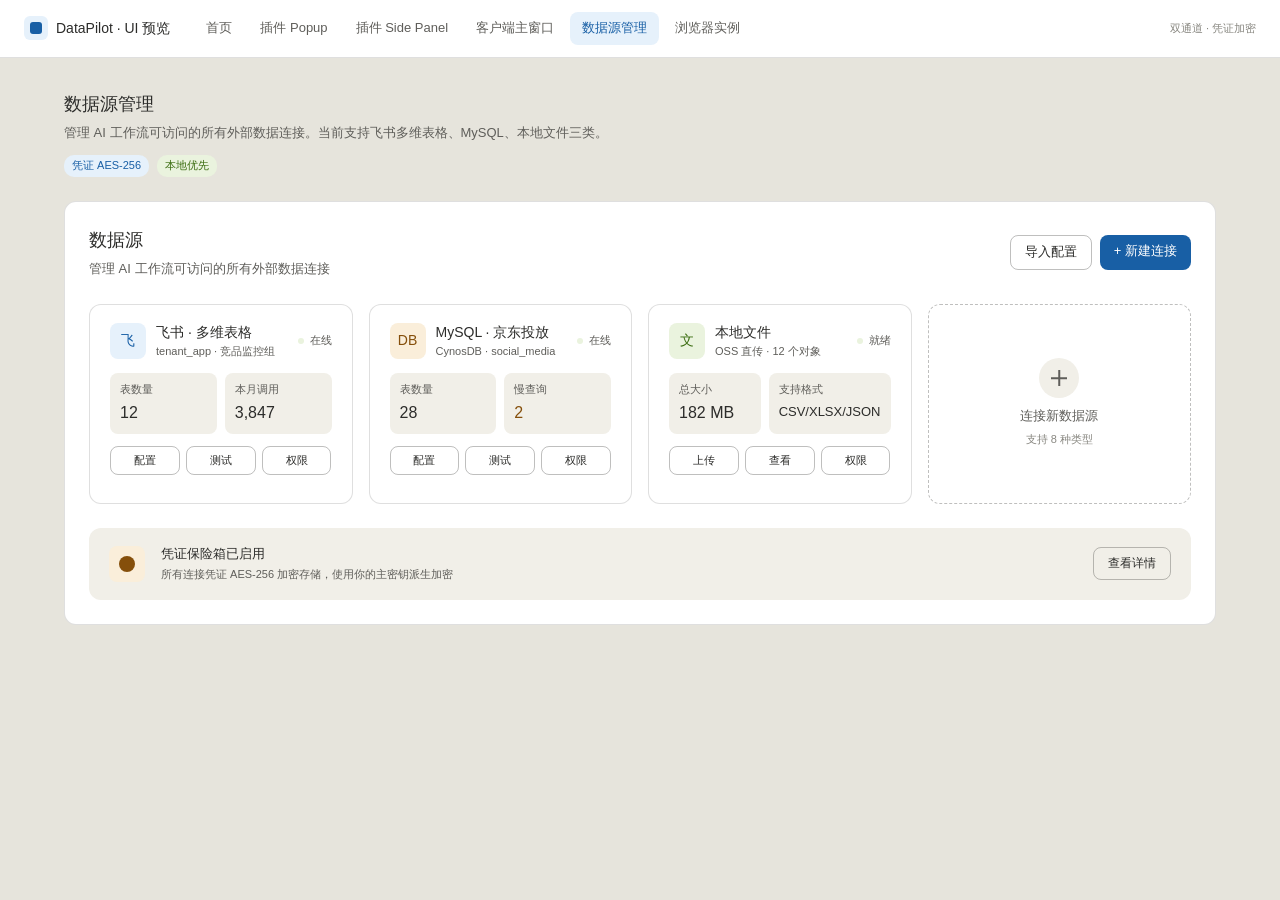
<file: ui-preview/04-data-sources.html>
<!DOCTYPE html>
<html lang="zh-CN">
<head>
<meta charset="UTF-8">
<title>数据源管理 · DataPilot</title>
<link rel="stylesheet" href="style.css">
</head>
<body>

<div class="topbar">
  <div class="brand">
    <div class="brand-logo"></div>
    <span>DataPilot · UI 预览</span>
  </div>
  <nav>
    <a href="index.html">首页</a>
    <a href="01-plugin-popup.html">插件 Popup</a>
    <a href="02-plugin-side-panel.html">插件 Side Panel</a>
    <a href="03-client-main.html">客户端主窗口</a>
    <a href="04-data-sources.html" class="active">数据源管理</a>
    <a href="05-instances.html">浏览器实例</a>
  </nav>
  <div class="meta">双通道 · 凭证加密</div>
</div>

<div class="page">
  <div class="page-header">
    <h1>数据源管理</h1>
    <p>管理 AI 工作流可访问的所有外部数据连接。当前支持飞书多维表格、MySQL、本地文件三类。</p>
    <div class="page-meta">
      <span class="tag">凭证 AES-256</span>
      <span class="tag success">本地优先</span>
    </div>
  </div>

  <div style="background: var(--color-background-primary); border-radius: var(--border-radius-lg); border: 0.5px solid var(--color-border-tertiary); padding: 24px;">

    <div style="display: flex; align-items: center; margin-bottom: 24px;">
      <div>
        <h2 style="margin: 0; font-size: 18px; font-weight: 500;">数据源</h2>
        <p style="margin: 4px 0 0; font-size: 13px; color: var(--color-text-secondary);">管理 AI 工作流可访问的所有外部数据连接</p>
      </div>
      <div style="flex: 1;"></div>
      <div style="display: flex; gap: 8px;">
        <span class="demo-clickable" style="padding: 6px 14px; border: 0.5px solid var(--color-border-secondary); border-radius: var(--border-radius-md); font-size: 13px;">导入配置</span>
        <span style="padding: 6px 14px; background: var(--color-text-info); color: white; border-radius: var(--border-radius-md); font-size: 13px;">+ 新建连接</span>
      </div>
    </div>

    <div style="display: grid; grid-template-columns: repeat(auto-fit, minmax(240px, 1fr)); gap: 16px; margin-bottom: 24px;">
      <div class="card">
        <div style="display: flex; align-items: center; margin-bottom: 12px;">
          <div style="width: 36px; height: 36px; border-radius: 8px; background: var(--color-background-info); display: flex; align-items: center; justify-content: center; font-size: 14px; font-weight: 500; color: var(--color-text-info);">飞</div>
          <div style="flex: 1; margin-left: 10px;">
            <div style="font-size: 14px; font-weight: 500;">飞书 · 多维表格</div>
            <div style="font-size: 11px; color: var(--color-text-secondary);">tenant_app · 竞品监控组</div>
          </div>
          <div style="display: flex; align-items: center; gap: 6px;">
            <div style="width: 6px; height: 6px; border-radius: 50%; background: var(--color-background-success);"></div>
            <span style="font-size: 11px; color: var(--color-text-secondary);">在线</span>
          </div>
        </div>
        <div style="display: grid; grid-template-columns: 1fr 1fr; gap: 8px; margin-bottom: 12px;">
          <div style="background: var(--color-background-secondary); padding: 8px 10px; border-radius: var(--border-radius-md);">
            <div style="font-size: 11px; color: var(--color-text-secondary);">表数量</div>
            <div style="font-size: 16px; font-weight: 500; margin-top: 2px;">12</div>
          </div>
          <div style="background: var(--color-background-secondary); padding: 8px 10px; border-radius: var(--border-radius-md);">
            <div style="font-size: 11px; color: var(--color-text-secondary);">本月调用</div>
            <div style="font-size: 16px; font-weight: 500; margin-top: 2px;">3,847</div>
          </div>
        </div>
        <div style="display: flex; gap: 6px;">
          <span class="demo-clickable" style="flex: 1; padding: 5px; text-align: center; border: 0.5px solid var(--color-border-secondary); border-radius: var(--border-radius-md); font-size: 11px;">配置</span>
          <span class="demo-clickable" style="flex: 1; padding: 5px; text-align: center; border: 0.5px solid var(--color-border-secondary); border-radius: var(--border-radius-md); font-size: 11px;">测试</span>
          <span class="demo-clickable" style="flex: 1; padding: 5px; text-align: center; border: 0.5px solid var(--color-border-secondary); border-radius: var(--border-radius-md); font-size: 11px;">权限</span>
        </div>
      </div>

      <div class="card">
        <div style="display: flex; align-items: center; margin-bottom: 12px;">
          <div style="width: 36px; height: 36px; border-radius: 8px; background: var(--color-background-warning); display: flex; align-items: center; justify-content: center; font-size: 14px; font-weight: 500; color: var(--color-text-warning);">DB</div>
          <div style="flex: 1; margin-left: 10px;">
            <div style="font-size: 14px; font-weight: 500;">MySQL · 京东投放</div>
            <div style="font-size: 11px; color: var(--color-text-secondary);">CynosDB · social_media</div>
          </div>
          <div style="display: flex; align-items: center; gap: 6px;">
            <div style="width: 6px; height: 6px; border-radius: 50%; background: var(--color-background-success);"></div>
            <span style="font-size: 11px; color: var(--color-text-secondary);">在线</span>
          </div>
        </div>
        <div style="display: grid; grid-template-columns: 1fr 1fr; gap: 8px; margin-bottom: 12px;">
          <div style="background: var(--color-background-secondary); padding: 8px 10px; border-radius: var(--border-radius-md);">
            <div style="font-size: 11px; color: var(--color-text-secondary);">表数量</div>
            <div style="font-size: 16px; font-weight: 500; margin-top: 2px;">28</div>
          </div>
          <div style="background: var(--color-background-secondary); padding: 8px 10px; border-radius: var(--border-radius-md);">
            <div style="font-size: 11px; color: var(--color-text-secondary);">慢查询</div>
            <div style="font-size: 16px; font-weight: 500; margin-top: 2px; color: var(--color-text-warning);">2</div>
          </div>
        </div>
        <div style="display: flex; gap: 6px;">
          <span class="demo-clickable" style="flex: 1; padding: 5px; text-align: center; border: 0.5px solid var(--color-border-secondary); border-radius: var(--border-radius-md); font-size: 11px;">配置</span>
          <span class="demo-clickable" style="flex: 1; padding: 5px; text-align: center; border: 0.5px solid var(--color-border-secondary); border-radius: var(--border-radius-md); font-size: 11px;">测试</span>
          <span class="demo-clickable" style="flex: 1; padding: 5px; text-align: center; border: 0.5px solid var(--color-border-secondary); border-radius: var(--border-radius-md); font-size: 11px;">权限</span>
        </div>
      </div>

      <div class="card">
        <div style="display: flex; align-items: center; margin-bottom: 12px;">
          <div style="width: 36px; height: 36px; border-radius: 8px; background: var(--color-background-success); display: flex; align-items: center; justify-content: center; font-size: 14px; font-weight: 500; color: var(--color-text-success);">文</div>
          <div style="flex: 1; margin-left: 10px;">
            <div style="font-size: 14px; font-weight: 500;">本地文件</div>
            <div style="font-size: 11px; color: var(--color-text-secondary);">OSS 直传 · 12 个对象</div>
          </div>
          <div style="display: flex; align-items: center; gap: 6px;">
            <div style="width: 6px; height: 6px; border-radius: 50%; background: var(--color-background-success);"></div>
            <span style="font-size: 11px; color: var(--color-text-secondary);">就绪</span>
          </div>
        </div>
        <div style="display: grid; grid-template-columns: 1fr 1fr; gap: 8px; margin-bottom: 12px;">
          <div style="background: var(--color-background-secondary); padding: 8px 10px; border-radius: var(--border-radius-md);">
            <div style="font-size: 11px; color: var(--color-text-secondary);">总大小</div>
            <div style="font-size: 16px; font-weight: 500; margin-top: 2px;">182 MB</div>
          </div>
          <div style="background: var(--color-background-secondary); padding: 8px 10px; border-radius: var(--border-radius-md);">
            <div style="font-size: 11px; color: var(--color-text-secondary);">支持格式</div>
            <div style="font-size: 13px; font-weight: 500; margin-top: 4px;">CSV/XLSX/JSON</div>
          </div>
        </div>
        <div style="display: flex; gap: 6px;">
          <span class="demo-clickable" style="flex: 1; padding: 5px; text-align: center; border: 0.5px solid var(--color-border-secondary); border-radius: var(--border-radius-md); font-size: 11px;">上传</span>
          <span class="demo-clickable" style="flex: 1; padding: 5px; text-align: center; border: 0.5px solid var(--color-border-secondary); border-radius: var(--border-radius-md); font-size: 11px;">查看</span>
          <span class="demo-clickable" style="flex: 1; padding: 5px; text-align: center; border: 0.5px solid var(--color-border-secondary); border-radius: var(--border-radius-md); font-size: 11px;">权限</span>
        </div>
      </div>

      <div class="demo-clickable" style="border: 0.5px dashed var(--color-border-secondary); border-radius: var(--border-radius-lg); padding: 16px; display: flex; flex-direction: column; align-items: center; justify-content: center; min-height: 200px;">
        <div style="width: 40px; height: 40px; border-radius: 50%; background: var(--color-background-secondary); display: flex; align-items: center; justify-content: center; margin-bottom: 8px;">
          <div style="width: 16px; height: 16px; position: relative;">
            <div style="position: absolute; left: 50%; top: 0; width: 1.5px; height: 16px; background: var(--color-text-secondary); transform: translateX(-50%);"></div>
            <div style="position: absolute; left: 0; top: 50%; width: 16px; height: 1.5px; background: var(--color-text-secondary); transform: translateY(-50%);"></div>
          </div>
        </div>
        <span style="font-size: 13px; color: var(--color-text-secondary);">连接新数据源</span>
        <span style="font-size: 11px; color: var(--color-text-tertiary); margin-top: 4px;">支持 8 种类型</span>
      </div>
    </div>

    <div style="background: var(--color-background-secondary); border-radius: var(--border-radius-lg); padding: 16px 20px; display: flex; align-items: center; gap: 16px;">
      <div style="width: 36px; height: 36px; border-radius: 8px; background: var(--color-background-warning); display: flex; align-items: center; justify-content: center;">
        <div style="width: 16px; height: 16px; border-radius: 50%; background: var(--color-text-warning);"></div>
      </div>
      <div style="flex: 1;">
        <div style="font-size: 13px; font-weight: 500;">凭证保险箱已启用</div>
        <div style="font-size: 11px; color: var(--color-text-secondary); margin-top: 2px;">所有连接凭证 AES-256 加密存储，使用你的主密钥派生加密</div>
      </div>
      <span class="demo-clickable" style="padding: 6px 14px; border: 0.5px solid var(--color-border-secondary); border-radius: var(--border-radius-md); font-size: 12px;">查看详情</span>
    </div>
  </div>
</div>

</body>
</html>
</file>
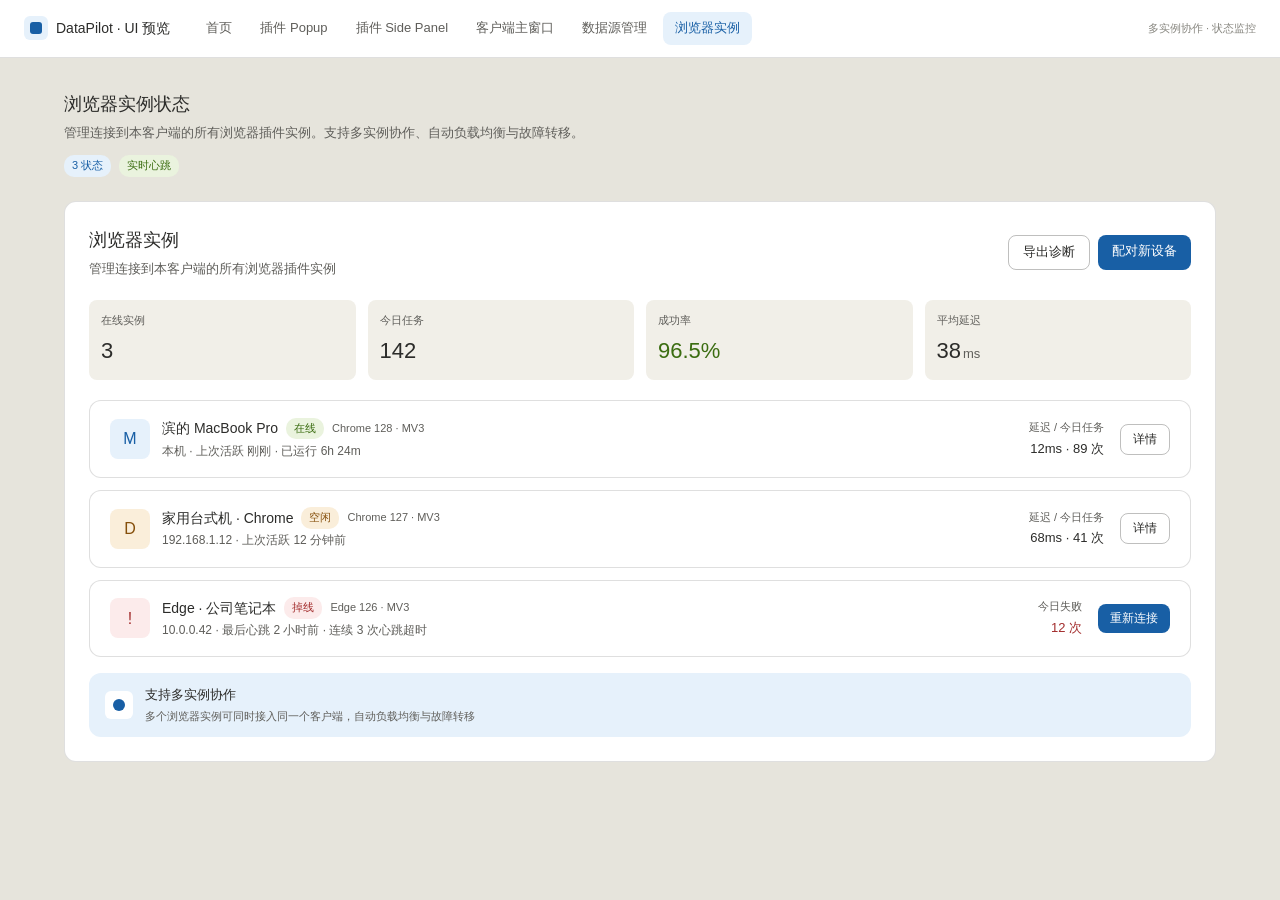
<file: ui-preview/05-instances.html>
<!DOCTYPE html>
<html lang="zh-CN">
<head>
<meta charset="UTF-8">
<title>浏览器实例 · DataPilot</title>
<link rel="stylesheet" href="style.css">
</head>
<body>

<div class="topbar">
  <div class="brand">
    <div class="brand-logo"></div>
    <span>DataPilot · UI 预览</span>
  </div>
  <nav>
    <a href="index.html">首页</a>
    <a href="01-plugin-popup.html">插件 Popup</a>
    <a href="02-plugin-side-panel.html">插件 Side Panel</a>
    <a href="03-client-main.html">客户端主窗口</a>
    <a href="04-data-sources.html">数据源管理</a>
    <a href="05-instances.html" class="active">浏览器实例</a>
  </nav>
  <div class="meta">多实例协作 · 状态监控</div>
</div>

<div class="page">
  <div class="page-header">
    <h1>浏览器实例状态</h1>
    <p>管理连接到本客户端的所有浏览器插件实例。支持多实例协作、自动负载均衡与故障转移。</p>
    <div class="page-meta">
      <span class="tag">3 状态</span>
      <span class="tag success">实时心跳</span>
    </div>
  </div>

  <div style="background: var(--color-background-primary); border-radius: var(--border-radius-lg); border: 0.5px solid var(--color-border-tertiary); padding: 24px;">

    <div style="display: flex; align-items: center; margin-bottom: 8px;">
      <div>
        <h2 style="margin: 0; font-size: 18px; font-weight: 500;">浏览器实例</h2>
        <p style="margin: 4px 0 0; font-size: 13px; color: var(--color-text-secondary);">管理连接到本客户端的所有浏览器插件实例</p>
      </div>
      <div style="flex: 1;"></div>
      <div style="display: flex; gap: 8px;">
        <span class="demo-clickable" style="padding: 6px 14px; border: 0.5px solid var(--color-border-secondary); border-radius: var(--border-radius-md); font-size: 13px;">导出诊断</span>
        <span style="padding: 6px 14px; background: var(--color-text-info); color: white; border-radius: var(--border-radius-md); font-size: 13px;">配对新设备</span>
      </div>
    </div>

    <div style="display: grid; grid-template-columns: repeat(4, 1fr); gap: 12px; margin: 20px 0;">
      <div style="background: var(--color-background-secondary); padding: 12px; border-radius: var(--border-radius-md);">
        <div style="font-size: 11px; color: var(--color-text-secondary);">在线实例</div>
        <div style="font-size: 22px; font-weight: 500; margin-top: 4px;">3</div>
      </div>
      <div style="background: var(--color-background-secondary); padding: 12px; border-radius: var(--border-radius-md);">
        <div style="font-size: 11px; color: var(--color-text-secondary);">今日任务</div>
        <div style="font-size: 22px; font-weight: 500; margin-top: 4px;">142</div>
      </div>
      <div style="background: var(--color-background-secondary); padding: 12px; border-radius: var(--border-radius-md);">
        <div style="font-size: 11px; color: var(--color-text-secondary);">成功率</div>
        <div style="font-size: 22px; font-weight: 500; margin-top: 4px; color: var(--color-text-success);">96.5%</div>
      </div>
      <div style="background: var(--color-background-secondary); padding: 12px; border-radius: var(--border-radius-md);">
        <div style="font-size: 11px; color: var(--color-text-secondary);">平均延迟</div>
        <div style="font-size: 22px; font-weight: 500; margin-top: 4px;">38<span style="font-size: 13px; color: var(--color-text-secondary); margin-left: 2px;">ms</span></div>
      </div>
    </div>

    <div style="display: flex; flex-direction: column; gap: 12px;">

      <div class="card">
        <div style="display: flex; align-items: center;">
          <div style="width: 40px; height: 40px; border-radius: 8px; background: var(--color-background-info); display: flex; align-items: center; justify-content: center; font-size: 16px; font-weight: 500; color: var(--color-text-info);">M</div>
          <div style="flex: 1; margin-left: 12px;">
            <div style="display: flex; align-items: center; gap: 8px;">
              <span style="font-size: 14px; font-weight: 500;">滨的 MacBook Pro</span>
              <span style="font-size: 11px; padding: 2px 8px; background: var(--color-background-success); color: var(--color-text-success); border-radius: 10px;">在线</span>
              <span style="font-size: 11px; color: var(--color-text-secondary);">Chrome 128 · MV3</span>
            </div>
            <div style="font-size: 12px; color: var(--color-text-secondary); margin-top: 2px;">本机 · 上次活跃 刚刚 · 已运行 6h 24m</div>
          </div>
          <div style="text-align: right; margin-right: 16px;">
            <div style="font-size: 11px; color: var(--color-text-secondary);">延迟 / 今日任务</div>
            <div style="font-size: 13px; font-weight: 500; margin-top: 2px;">12ms · 89 次</div>
          </div>
          <span class="demo-clickable" style="padding: 5px 12px; border: 0.5px solid var(--color-border-secondary); border-radius: var(--border-radius-md); font-size: 12px;">详情</span>
        </div>
      </div>

      <div class="card">
        <div style="display: flex; align-items: center;">
          <div style="width: 40px; height: 40px; border-radius: 8px; background: var(--color-background-warning); display: flex; align-items: center; justify-content: center; font-size: 16px; font-weight: 500; color: var(--color-text-warning);">D</div>
          <div style="flex: 1; margin-left: 12px;">
            <div style="display: flex; align-items: center; gap: 8px;">
              <span style="font-size: 14px; font-weight: 500;">家用台式机 · Chrome</span>
              <span style="font-size: 11px; padding: 2px 8px; background: var(--color-background-warning); color: var(--color-text-warning); border-radius: 10px;">空闲</span>
              <span style="font-size: 11px; color: var(--color-text-secondary);">Chrome 127 · MV3</span>
            </div>
            <div style="font-size: 12px; color: var(--color-text-secondary); margin-top: 2px;">192.168.1.12 · 上次活跃 12 分钟前</div>
          </div>
          <div style="text-align: right; margin-right: 16px;">
            <div style="font-size: 11px; color: var(--color-text-secondary);">延迟 / 今日任务</div>
            <div style="font-size: 13px; font-weight: 500; margin-top: 2px;">68ms · 41 次</div>
          </div>
          <span class="demo-clickable" style="padding: 5px 12px; border: 0.5px solid var(--color-border-secondary); border-radius: var(--border-radius-md); font-size: 12px;">详情</span>
        </div>
      </div>

      <div class="card">
        <div style="display: flex; align-items: center;">
          <div style="width: 40px; height: 40px; border-radius: 8px; background: var(--color-background-danger); display: flex; align-items: center; justify-content: center; font-size: 16px; font-weight: 500; color: var(--color-text-danger);">!</div>
          <div style="flex: 1; margin-left: 12px;">
            <div style="display: flex; align-items: center; gap: 8px;">
              <span style="font-size: 14px; font-weight: 500;">Edge · 公司笔记本</span>
              <span style="font-size: 11px; padding: 2px 8px; background: var(--color-background-danger); color: var(--color-text-danger); border-radius: 10px;">掉线</span>
              <span style="font-size: 11px; color: var(--color-text-secondary);">Edge 126 · MV3</span>
            </div>
            <div style="font-size: 12px; color: var(--color-text-secondary); margin-top: 2px;">10.0.0.42 · 最后心跳 2 小时前 · 连续 3 次心跳超时</div>
          </div>
          <div style="text-align: right; margin-right: 16px;">
            <div style="font-size: 11px; color: var(--color-text-secondary);">今日失败</div>
            <div style="font-size: 13px; font-weight: 500; margin-top: 2px; color: var(--color-text-danger);">12 次</div>
          </div>
          <span style="padding: 5px 12px; background: var(--color-text-info); color: white; border-radius: var(--border-radius-md); font-size: 12px;">重新连接</span>
        </div>
      </div>
    </div>

    <div style="margin-top: 16px; background: var(--color-background-info); padding: 12px 16px; border-radius: var(--border-radius-lg); display: flex; align-items: center; gap: 12px;">
      <div style="width: 28px; height: 28px; border-radius: 6px; background: var(--color-background-primary); display: flex; align-items: center; justify-content: center;">
        <div style="width: 12px; height: 12px; border-radius: 50%; background: var(--color-text-info);"></div>
      </div>
      <div style="flex: 1;">
        <div style="font-size: 13px; font-weight: 500;">支持多实例协作</div>
        <div style="font-size: 11px; color: var(--color-text-secondary); margin-top: 2px;">多个浏览器实例可同时接入同一个客户端，自动负载均衡与故障转移</div>
      </div>
    </div>
  </div>
</div>

</body>
</html>
</file>
<file: ui-preview/style.css>
/* DataPilot UI 预览 - 全局样式 */
:root {
  --color-background-primary: #FFFFFF;
  --color-background-secondary: #F1EFE8;
  --color-background-tertiary: #E6E4DC;
  --color-background-info: #E6F1FB;
  --color-background-success: #EAF3DE;
  --color-background-warning: #FAEEDA;
  --color-background-danger: #FCEBEB;
  --color-text-primary: #2C2C2A;
  --color-text-secondary: #5F5E5A;
  --color-text-tertiary: #888780;
  --color-text-info: #185FA5;
  --color-text-success: #3B6D11;
  --color-text-warning: #854F0B;
  --color-text-danger: #A32D2D;
  --color-border-tertiary: rgba(44, 44, 42, 0.15);
  --color-border-secondary: rgba(44, 44, 42, 0.3);
  --color-border-primary: rgba(44, 44, 42, 0.4);
  --font-sans: -apple-system, BlinkMacSystemFont, "PingFang SC", "Microsoft YaHei", sans-serif;
  --font-mono: ui-monospace, "SF Mono", Menlo, monospace;
  --border-radius-md: 8px;
  --border-radius-lg: 12px;
}

* { box-sizing: border-box; margin: 0; padding: 0; }
body {
  font-family: var(--font-sans);
  font-size: 13px;
  line-height: 1.6;
  color: var(--color-text-primary);
  background: var(--color-background-tertiary);
  min-height: 100vh;
}

/* 顶部导航 */
.topbar {
  background: var(--color-background-primary);
  border-bottom: 0.5px solid var(--color-border-tertiary);
  padding: 12px 24px;
  display: flex;
  align-items: center;
  gap: 24px;
  position: sticky;
  top: 0;
  z-index: 100;
}
.topbar .brand {
  display: flex;
  align-items: center;
  gap: 8px;
  font-weight: 500;
  font-size: 14px;
}
.topbar .brand-logo {
  width: 24px; height: 24px;
  border-radius: 6px;
  background: var(--color-background-info);
  display: flex; align-items: center; justify-content: center;
}
.topbar .brand-logo::after {
  content: ""; width: 12px; height: 12px;
  border-radius: 3px;
  background: var(--color-text-info);
}
.topbar nav {
  display: flex; gap: 4px; flex: 1;
}
.topbar nav a {
  padding: 6px 12px;
  border-radius: var(--border-radius-md);
  font-size: 13px;
  color: var(--color-text-secondary);
  text-decoration: none;
  cursor: pointer;
}
.topbar nav a:hover {
  background: var(--color-background-secondary);
  color: var(--color-text-primary);
}
.topbar nav a.active {
  background: var(--color-background-info);
  color: var(--color-text-info);
  font-weight: 500;
}
.topbar .meta {
  font-size: 11px;
  color: var(--color-text-tertiary);
}

/* 页面容器 */
.page {
  padding: 32px 24px;
  max-width: 1200px;
  margin: 0 auto;
}
.page-header {
  margin-bottom: 24px;
}
.page-header h1 {
  font-size: 18px;
  font-weight: 500;
  margin-bottom: 4px;
}
.page-header p {
  font-size: 13px;
  color: var(--color-text-secondary);
}
.page-meta {
  display: flex;
  gap: 8px;
  margin-top: 12px;
}
.tag {
  font-size: 11px;
  padding: 2px 8px;
  border-radius: 10px;
  background: var(--color-background-info);
  color: var(--color-text-info);
}
.tag.warn { background: var(--color-background-warning); color: var(--color-text-warning); }
.tag.success { background: var(--color-background-success); color: var(--color-text-success); }
.tag.danger { background: var(--color-background-danger); color: var(--color-text-danger); }

/* 设备框 */
.frame {
  background: var(--color-background-primary);
  border-radius: var(--border-radius-lg);
  border: 0.5px solid var(--color-border-tertiary);
  overflow: hidden;
  margin: 0 auto;
}
.frame-label {
  font-size: 11px;
  color: var(--color-text-tertiary);
  text-align: center;
  margin-bottom: 12px;
}

/* 卡片 */
.card {
  background: var(--color-background-primary);
  border-radius: var(--border-radius-lg);
  border: 0.5px solid var(--color-border-tertiary);
  padding: 1rem 1.25rem;
}

/* hover 效果（演示用） */
.demo-clickable {
  cursor: pointer;
  transition: transform 0.1s ease, background 0.1s ease;
}
.demo-clickable:hover {
  transform: translateY(-1px);
}

/* 索引页卡片网格 */
.index-grid {
  display: grid;
  grid-template-columns: repeat(auto-fit, minmax(220px, 1fr));
  gap: 16px;
}
.index-card {
  background: var(--color-background-primary);
  border-radius: var(--border-radius-lg);
  border: 0.5px solid var(--color-border-tertiary);
  padding: 20px;
  text-decoration: none;
  color: inherit;
  display: flex;
  flex-direction: column;
  gap: 8px;
}
.index-card:hover {
  border-color: var(--color-text-info);
}
.index-card .icon {
  width: 36px; height: 36px;
  border-radius: 8px;
  background: var(--color-background-info);
  display: flex; align-items: center; justify-content: center;
}
.index-card .icon::after {
  content: ""; width: 16px; height: 16px;
  border-radius: 3px;
  background: var(--color-text-info);
}
.index-card .title {
  font-size: 14px;
  font-weight: 500;
  margin-top: 8px;
}
.index-card .desc {
  font-size: 12px;
  color: var(--color-text-secondary);
}
</file>
